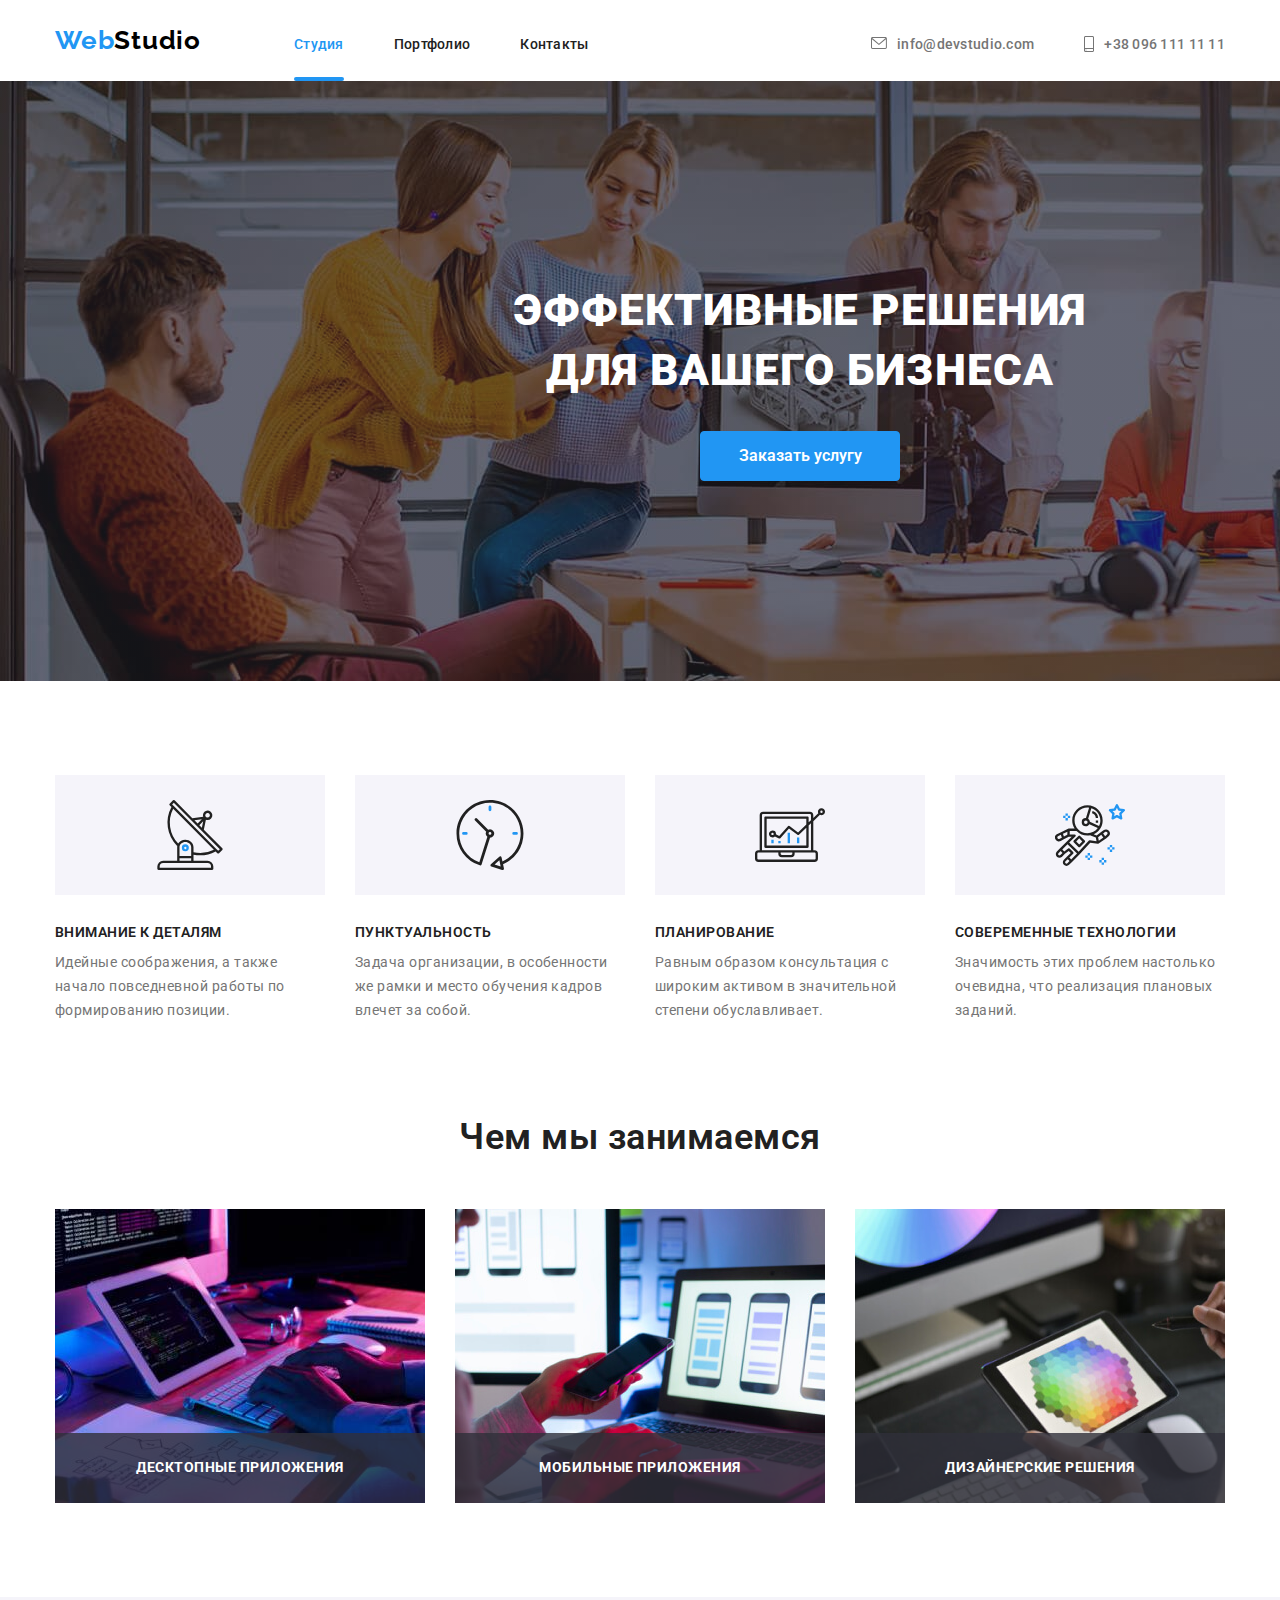
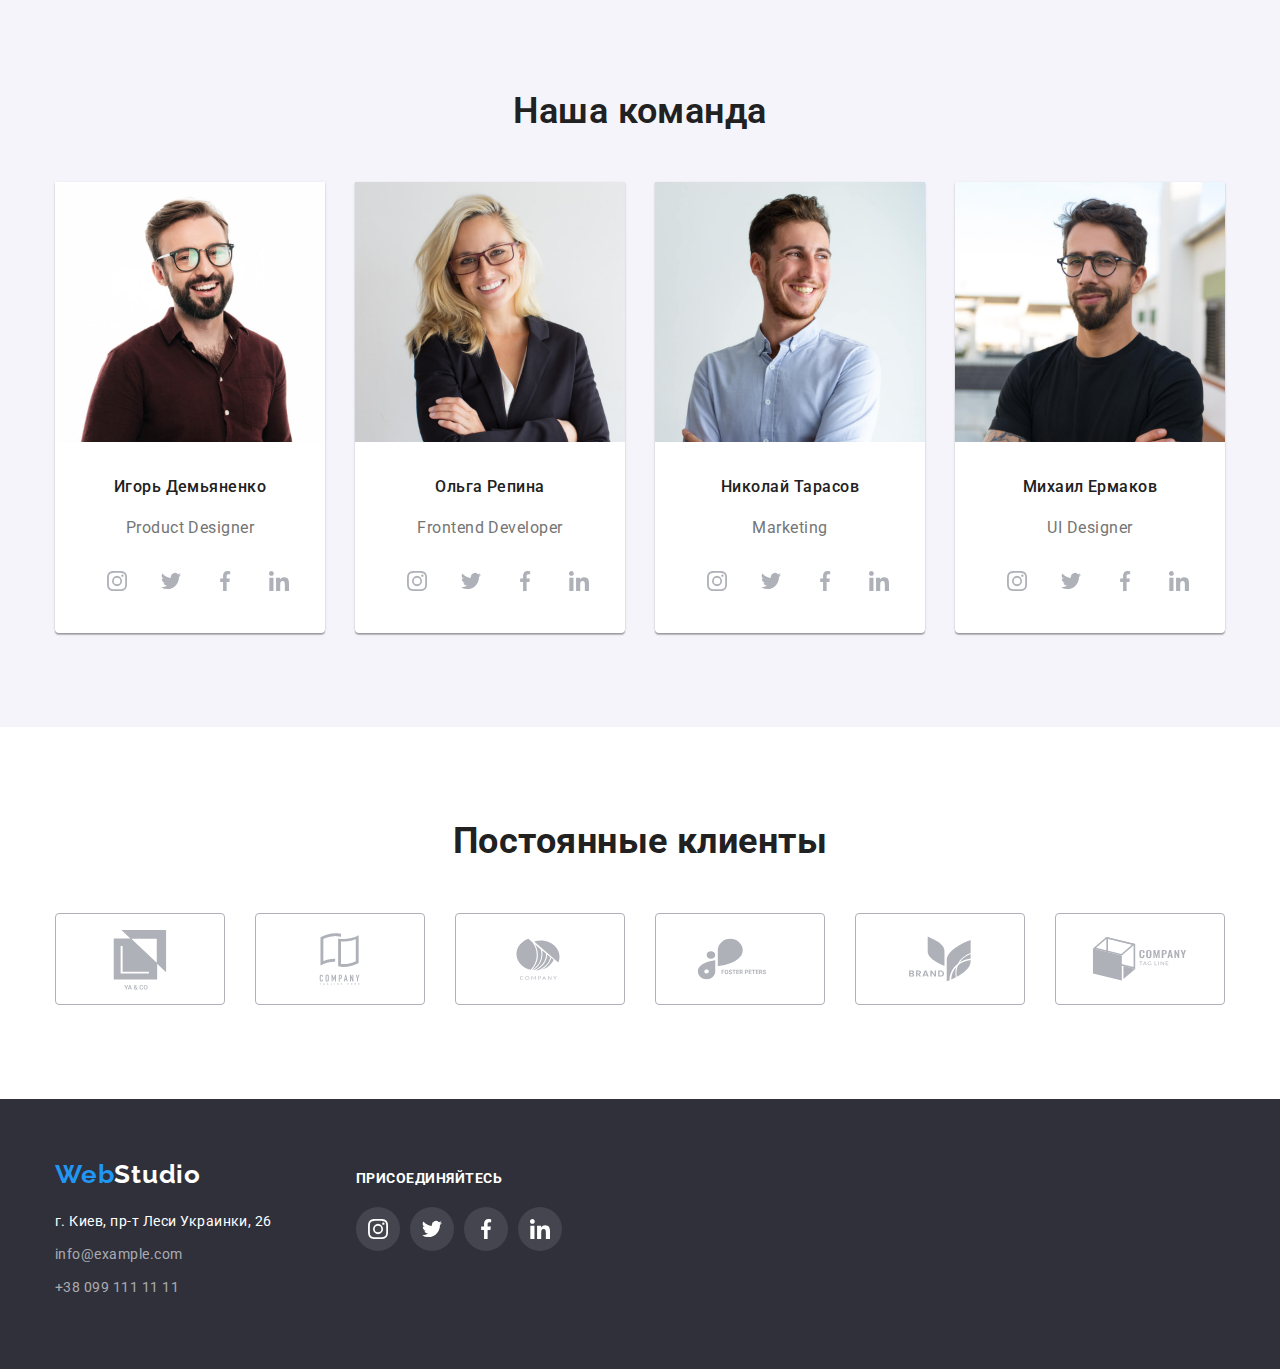
<file: index.html>
<!DOCTYPE html>
<html lang="en">

<head>
    <meta charset="UTF-8">
    <meta http-equiv="X-UA-Compatible" content="IE=edge">
    <meta name="viewport" content="width=device-width, initial-scale=1.0">
    <link rel="preconnect" href="https://fonts.gstatic.com" crossorigin>
    <link
        href="https://fonts.googleapis.com/css2?family=Raleway:wght@700&family=Roboto:wght@400;500;700;900&display=swap"
        rel="stylesheet">
    <link rel="stylesheet"
        href="https://cdnjs.cloudflare.com/ajax/libs/modern-normalize/1.1.0/modern-normalize.min.css">
    <link rel="stylesheet" href="./css/styles.css">
    <title>WebStudio</title>
</head>

<body>
    <header>
        <nav class="container header">
            <a class="logo" href="./index.html" alt="Логотип компании" title=""><span
                    class="accent">Web</span>Studio</a>
            <ul class="navigation list">
                <li class="item ">
                    <a href="./index.html" class="accent link current">Студия</a>
                </li>
                <li class="item"><a href="./portfolio.html" class="link">Портфолио</a></li>
                <li class="item"><a href="" class="link">Контакты</a></li>
            </ul>
            <ul class="header-contacts list">
                <li class="item ">
                    <a href="" class="link email">
                        <div class="icon">
                            <svg class="icon-envelope" width="16px" height="12px">
                                <use href="./img/sprite.svg#envelope"></use>
                            </svg>
                        </div>

                        info@devstudio.com
                    </a>
                </li>
                <li class="item ">
                    <a href="" class="link phone">
                        <div class="icon">
                            <svg class="icon-phone" width="10px" height="16px">
                                <use href="./img/sprite.svg#phone"></use>
                            </svg>
                        </div>

                        +38 096 111 11 11
                    </a>
                </li>
            </ul>
        </nav>
    </header>

    <main>
        <!-- --------------hero------------- -->
        <section class="hero section">
            <div class="container">
                <h1 class="slogan">ЭФФЕКТИВНЫЕ РЕШЕНИЯ<br>
                    ДЛЯ ВАШЕГО БИЗНЕСА
                </h1>
                <button type="button" class="btn hero-btn" data-modal-open>Заказать услугу</button>
            </div>
        </section>
        <!-- ---------------------ADVANTAGES------------------ -->
        <section class="advantages section">
            <div class="container">
                <h2 class="visually-hidden">Преимущества</h2>
                <ul class="list">
                    <li class="item radar">
                        <div class="icon">
                            <svg class="icon-radar" width="70px" height="70px">
                                <use href="./img/sprite.svg#radar"></use>
                            </svg>
                        </div>
                        <h3 class="">ВНИМАНИЕ К ДЕТАЛЯМ</h3>
                        <p>Идейные соображения, а также начало повседневной работы по формированию позиции.</p>
                    </li>
                    <li class="item clock">
                        <div class="icon">
                            <svg class="icon-clock" width="70px" height="70px">
                                <use href="./img/sprite.svg#clocks"></use>
                            </svg>
                        </div>
                        <h3 class="">ПУНКТУАЛЬНОСТЬ</h3>
                        <p>Задача организации, в особенности же рамки и место обучения кадров влечет за собой.</p>
                    </li>
                    <li class="item computer">
                        <div class="icon">
                            <svg class="icon-computer" width="70px" height="70px">
                                <use href="./img/sprite.svg#computer"></use>
                            </svg>
                        </div>
                        <h3 class="">ПЛАНИРОВАНИЕ</h3>
                        <p>Равным образом консультация с широким активом в значительной степени обуславливает.</p>
                    </li>
                    <li class="item cosmonaut">
                        <div class="icon">
                            <svg class="icon-cosmonaut" width="70px" height="70px">
                                <use href="./img/sprite.svg#cosmonaut"></use>
                            </svg>
                        </div>
                        <h3 class="">СОВЕРЕМЕННЫЕ ТЕХНОЛОГИИ</h3>
                        <p>Значимость этих проблем настолько очевидна, что реализация плановых заданий.</p>
                    </li>
                </ul>
            </div>
        </section>
        <!-- ---------------------OUR WORK-------------------------- -->
        <section class="our-work section">
            <div class="container">
                <h2 class="">Чем мы занимаемся</h2>
                <ul class="list">
                    <li class="item">
                        <img class="img" src="./img/img1.jpg" alt="разработка для планшетов" width="370">
                        <div class="work-explanation">
                            <h3>ДЕСКТОПНЫЕ ПРИЛОЖЕНИЯ</h3>
                        </div>
                    </li>
                    <li class="item">
                        <img class="img" src="./img/img2.jpg" alt="мобильная разработка" width="370">
                        <div class="work-explanation">
                            <h3>МОБИЛЬНЫЕ ПРИЛОЖЕНИЯ</h3>
                        </div>
                    </li>
                    <li class="item">
                        <img class="img" src="./img/img3.jpg" alt="графический дизайн" width="370">
                        <div class="work-explanation">
                            <h3>ДИЗАЙНЕРСКИЕ РЕШЕНИЯ</h3>
                        </div>
                    </li>
                </ul>
            </div>
        </section>

        <!-- ----------------OUR TEAM ----------------- -->
        <section class="our-team section">
            <div class="container">
                <h2 class="">Наша команда</h2>
                <ul class="list">
                    <li class="item">
                        <img class="img" src="./img/photo1.jpg" alt="член команды" width="270">
                        <div class="fio">
                            <h3 class="">Игорь Демьяненко</h3>
                            <p>Product Designer</p>
                            <!-- --------SOCIAL NETWORKS LINKS ------------->
                            <ul class="social-networks">
                                <li class="item-social">
                                    <a href="" class="icon">
                                        <svg class="icon-instagram svg" width="44px" height="44px">
                                            <use href="./img/sprite.svg#instagram"></use>
                                        </svg>

                                    </a>
                                </li>
                                <li class="item-social">
                                    <a href="" class="icon">
                                        <svg class="icon-twitter svg" width="44px" height="44px">
                                            <use href="./img/sprite.svg#twitter"></use>
                                        </svg>

                                    </a>
                                </li>
                                <li class="item-social">
                                    <a href="" class="icon">
                                        <svg class="icon-facebook svg" width="44px" height="44px">
                                            <use href="./img/sprite.svg#facebook"></use>
                                        </svg>

                                    </a>
                                </li>
                                <li class="item-social">
                                    <a href="" class="icon">
                                        <svg class="icon-linkedin svg" width="44px" height="44px">
                                            <use href="./img/sprite.svg#linkedin"></use>
                                        </svg>

                                    </a>
                                </li>
                            </ul>
                            <!-- ------END OF SOCIAL LINKS----- -->
                        </div>
                    </li>
                    <li class="item">
                        <img class="img" src="./img/photo2.jpg" alt="член команды" width="270">
                        <div class="fio">
                            <h3>Ольга Репина</h3>
                            <p>Frontend Developer</p>
                            <!-- --------SOCIAL NETWORKS LINKS ------------->
                            <ul class="social-networks">
                                <li class="item-social">
                                    <a href="" class="icon">
                                        <svg class="icon-instagram svg" width="44px" height="44px">
                                            <use href="./img/sprite.svg#instagram"></use>
                                        </svg>

                                    </a>
                                </li>
                                <li class="item-social">
                                    <a href="" class="icon">
                                        <svg class="icon-twitter svg" width="44px" height="44px">
                                            <use href="./img/sprite.svg#twitter"></use>
                                        </svg>

                                    </a>
                                </li>
                                <li class="item-social">
                                    <a href="" class="icon">
                                        <svg class="icon-facebook svg" width="44px" height="44px">
                                            <use href="./img/sprite.svg#facebook"></use>
                                        </svg>

                                    </a>
                                </li>
                                <li class="item-social">
                                    <a href="" class="icon">
                                        <svg class="icon-linkedin svg" width="44px" height="44px">
                                            <use href="./img/sprite.svg#linkedin"></use>
                                        </svg>

                                    </a>
                                </li>
                            </ul>
                            <!-- ------END OF SOCIAL LINKS----- -->
                        </div>
                    </li>
                    <li class="item">
                        <img class="img" src="./img/photo3.jpg" alt="член команды" width="270">
                        <div class="fio">
                            <h3 class="">Николай Тарасов</h3>
                            <p>Marketing</p>
                            <!-- --------SOCIAL NETWORKS LINKS ------------->
                            <ul class="social-networks">
                                <li class="item-social">
                                    <a href="" class="icon">
                                        <svg class="icon-instagram svg" width="44px" height="44px">
                                            <use href="./img/sprite.svg#instagram"></use>
                                        </svg>

                                    </a>
                                </li>
                                <li class="item-social">
                                    <a href="" class="icon">
                                        <svg class="icon-twitter svg" width="44px" height="44px">
                                            <use href="./img/sprite.svg#twitter"></use>
                                        </svg>

                                    </a>
                                </li>
                                <li class="item-social">
                                    <a href="" class="icon">
                                        <svg class="icon-facebook svg" width="44px" height="44px">
                                            <use href="./img/sprite.svg#facebook"></use>
                                        </svg>

                                    </a>
                                </li>
                                <li class="item-social">
                                    <a href="" class="icon">
                                        <svg class="icon-linkedin svg" width="44px" height="44px">
                                            <use href="./img/sprite.svg#linkedin"></use>
                                        </svg>

                                    </a>
                                </li>
                            </ul>
                            <!-- ------END OF SOCIAL LINKS----- -->
                        </div>
                    </li>
                    <li class="item">
                        <img class="img" src="./img/photo4.jpg" alt="член команды" width="270">
                        <div class="fio">
                            <h3 class="">Михаил Ермаков</h3>
                            <p>UI Designer</p>
                            <!-- --------SOCIAL NETWORKS LINKS ------------->
                            <ul class="social-networks">
                                <li class="item-social">
                                    <a href="" class="icon">
                                        <svg class="icon-instagram svg" width="44px" height="44px">
                                            <use href="./img/sprite.svg#instagram"></use>
                                        </svg>

                                    </a>
                                </li>
                                <li class="item-social">
                                    <a href="" class="icon">
                                        <svg class="icon-twitter svg" width="44px" height="44px">
                                            <use href="./img/sprite.svg#twitter"></use>
                                        </svg>

                                    </a>
                                </li>
                                <li class="item-social">
                                    <a href="" class="icon">
                                        <svg class="icon-facebook svg" width="44px" height="44px">
                                            <use href="./img/sprite.svg#facebook"></use>
                                        </svg>

                                    </a>
                                </li>
                                <li class="item-social">
                                    <a href="" class="icon">
                                        <svg class="icon-linkedin svg" width="44px" height="44px">
                                            <use href="./img/sprite.svg#linkedin"></use>
                                        </svg>

                                    </a>
                                </li>
                            </ul>
                            <!-- ------END OF SOCIAL LINKS----- -->
                        </div>
                    </li>
                </ul>
            </div>
        </section>
        <!-- ---------------------REGULAR CUSTOMERS------------------------ -->

        <section class="regular-customers section">
            <div class="container">
                <h2>Постоянные клиенты</h2>
                <ul class="list">
                    <li class="item">
                        <a href="" class="link client1">
                            <svg class="icon-client1 svg" width="106px" height="60px">
                                <use href="./img/sprite.svg#client1"></use>
                            </svg>
                        </a>
                    </li>
                    <li class="item">
                        <a href="" class="link client2">
                            <svg class="icon-client2 svg" width="106px" height="60px">
                                <use href="./img/sprite.svg#client2"></use>
                            </svg>
                        </a>
                    </li>
                    <li class="item">
                        <a href="" class="link client3">
                            <svg class="icon-client3 svg" width="106px" height="60px">
                                <use href="./img/sprite.svg#client3"></use>
                            </svg>
                        </a>
                    </li>
                    <li class="item">
                        <a href="" class="link client4">
                            <svg class="icon-client4 svg" width="106px" height="60px">
                                <use href="./img/sprite.svg#client4"></use>
                            </svg>
                        </a>
                    </li>
                    <li class="item">
                        <a href="" class="link client5">
                            <svg class="icon-client5 svg" width="106px" height="60px">
                                <use href="./img/sprite.svg#client5"></use>
                            </svg>
                        </a>
                    </li>
                    <li class="item">
                        <a href="" class="link client6">
                            <svg class="icon-client6 svg" width="106px" height="60px">
                                <use href="./img/sprite.svg#client6"></use>
                            </svg>
                        </a>
                    </li>
                </ul>
            </div>
        </section>

    </main>
    <!-- ----------------------FOOTER---------------------- -->
    <footer>
        <div class="container footer">
            <address class="address">
                <a class="logo footer-logo" href="./index.html"><span class="accent">Web</span>Studio</a>
                <p>г. Киев, пр-т Леси Украинки, 26</p>
                <a href="">info@example.com</a> <br>
                <a href="">+38 099 111 11 11</a>
            </address>
            <div class="social-links">
                <h2>ПРИСОЕДИНЯЙТЕСЬ</h2>
                <!-- --------SOCIAL NETWORKS LINKS ------------->
                <ul class="social-networks">
                    <li class="item-social">
                        <a href="" class="icon">
                            <svg class="icon-instagram svg" width="44px" height="44px">
                                <use href="./img/sprite.svg#instagram"></use>
                            </svg>

                        </a>
                    </li>
                    <li class="item-social">
                        <a href="" class="icon">
                            <svg class="icon-twitter svg" width="44px" height="44px">
                                <use href="./img/sprite.svg#twitter"></use>
                            </svg>

                        </a>
                    </li>
                    <li class="item-social">
                        <a href="" class="icon">
                            <svg class="icon-facebook svg" width="44px" height="44px">
                                <use href="./img/sprite.svg#facebook"></use>
                            </svg>

                        </a>
                    </li>
                    <li class="item-social">
                        <a href="" class="icon">
                            <svg class="icon-linkedin svg" width="44px" height="44px">
                                <use href="./img/sprite.svg#linkedin"></use>
                            </svg>

                        </a>
                    </li>
                </ul>
                <!-- ------END OF SOCIAL LINKS----- -->
            </div>
        </div>
    </footer>

    <!-- -----------------MODAL WINDOW----------------------- -->
    <div class="backdrop  is-hidden" data-modal>
        <div class="modal">
            <button class="close-btn" data-modal-close>
                <svg class="icon-close svg" width="30px" height="30px">
                    <use href="./img/sprite.svg#close"></use>
                </svg>
            </button>
        </div>
    </div>
    <script src="./js/modal.js"></script>
</body>

</html>
</file>
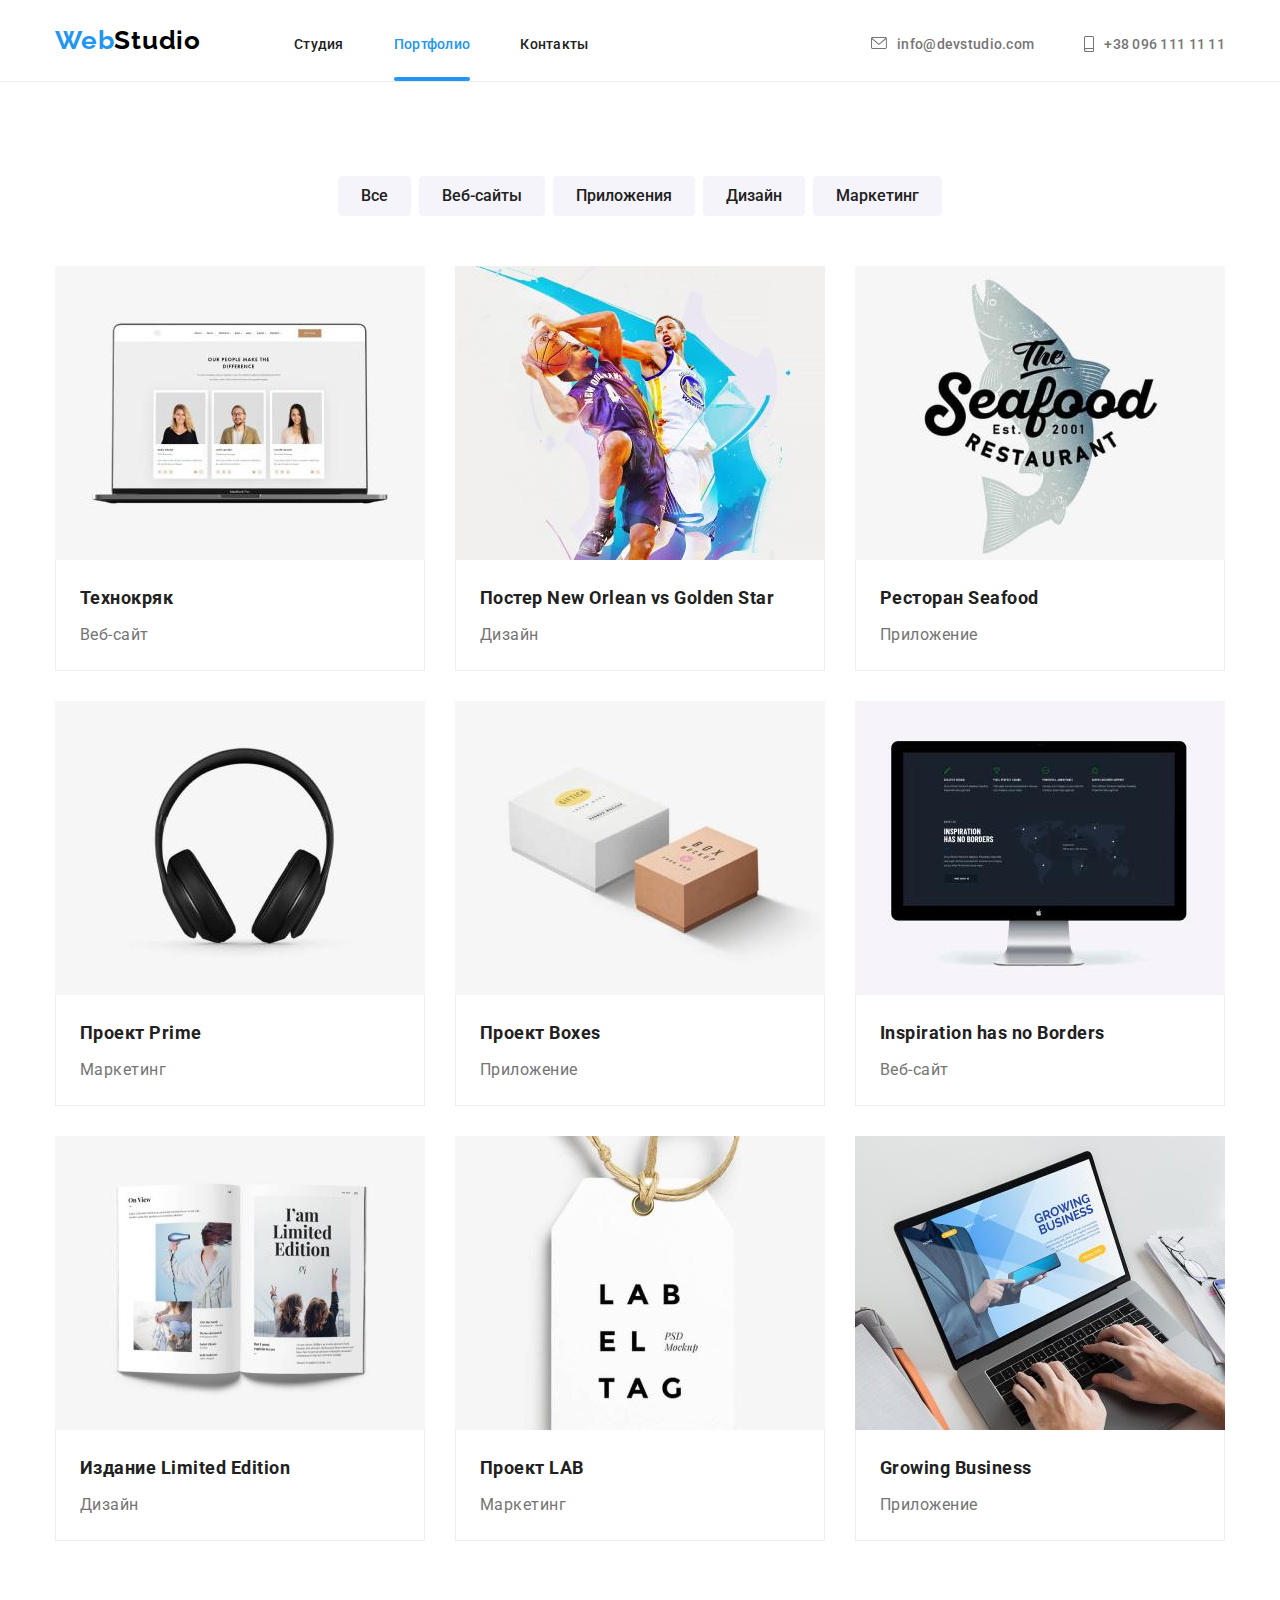
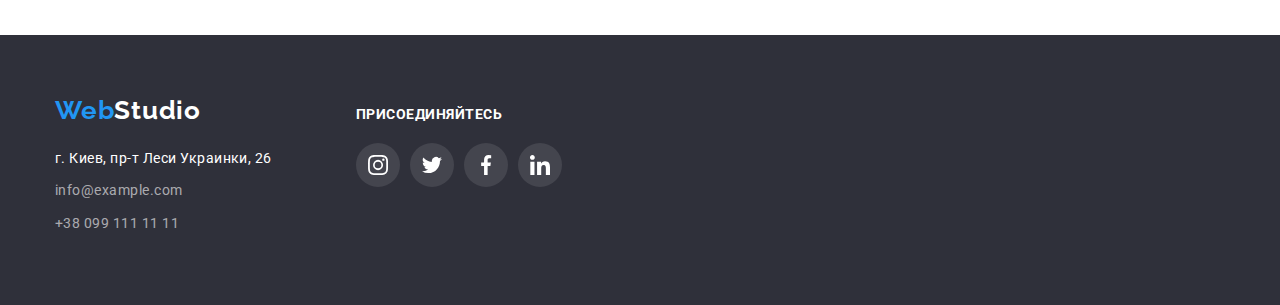
<file: portfolio.html>
<!DOCTYPE html>
<html lang="ru">

<head>
    <meta charset="UTF-8">
    <meta http-equiv="X-UA-Compatible" content="IE=edge">
    <meta name="viewport" content="width=device-width, initial-scale=1.0">
    <a rel="preconnect" href="https://fonts.googleapis.com">
        <link rel="preconnect" href="https://fonts.gstatic.com" crossorigin>
        <link
            href="https://fonts.googleapis.com/css2?family=Raleway:wght@700&family=Roboto:wght@400;500;700;900&display=swap"
            rel="stylesheet">
        <link rel="stylesheet"
            href="https://cdnjs.cloudflare.com/ajax/libs/modern-normalize/1.1.0/modern-normalize.min.css">
        <link rel="stylesheet" href="./css/styles.css">
        <title>WebStudio</title>
</head>

<body>
    <header>
        <nav class="container header">
            <a class="logo" href="./index.html" alt="Логотип компании" title=""><span
                    class="accent">Web</span>Studio</a>
            <ul class="navigation list">
                <li class="item"><a href="./index.html" class="link">Студия</a></li>
                <li class="item"><a href="./portfolio.html" class="link accent current">Портфолио</a></li>
                <li class="item"><a href="" class="link">Контакты</a></li>
            </ul>
            <ul class="header-contacts list">
                <li class="item ">
                    <a href="" class="link email">
                        <div class="icon">
                            <svg class="icon-envelope" width="16px" height="12px">
                                <use href="./img/sprite.svg#envelope"></use>
                            </svg>
                        </div>
                        info@devstudio.com
                    </a>
                </li>
                <li class="item ">
                    <a href="" class="link phone">
                        <div class="icon">
                            <svg class="icon-phone" width="10px" height="16px">
                                <use href="./img/sprite.svg#phone"></use>
                            </svg>
                        </div>
                        +38 096 111 11 11
                    </a>
                </li>
            </ul>
        </nav>
    </header>

    <main>
        <section class="job-examples section">
            <div class="container ">
                <ul class="filter list">
                    <li class="item"><button type="button" class="btn-filter">Все</button> </li>
                    <li class="item"><button type="button" class="btn-filter">Веб-сайты</button></li>
                    <li class="item"><button type="button" class="btn-filter">Приложения</button></li>
                    <li class="item"><button type="button" class="btn-filter">Дизайн</button></li>
                    <li class="item"><button type="button" class="btn-filter">Маркетинг</button></li>
                </ul>
                <ul class="list gallery">
                    <li class="item">
                        <a href="" class="link">
                            <div class="project-information-wrap">
                                <img src="./img/portfolio1.jpg" class="img" alt="технокряк" width="370">
                                <div class="short-project-description">
                                    Технокряк это современная площадка распространения коронавируса. Компании используют
                                    эту платформу для цифрового шпионажа и атак на защищённые сервера конкурентов.
                                </div>
                            </div>
                            <div class="shortdescription">
                                <h2 class="">Технокряк</h2>
                                <p>Веб-сайт</p>
                            </div>
                        </a>
                    </li>
                    <li class="item">
                        <a href="" class="link">
                            <div class="project-information-wrap">
                                <img src="./img/portfolio2.jpg" class="img" alt="постер" width="370">
                                <div class="short-project-description">
                                    Технокряк это современная площадка распространения коронавируса. Компании используют
                                    эту платформу для цифрового шпионажа и атак на защищённые сервера конкурентов.
                                </div>
                            </div>
                            <div class="shortdescription">
                                <h2 class="">Постер New Orlean vs Golden Star</h2>
                                <p>Дизайн</p>
                            </div>
                        </a>
                    </li>
                    <li class="item">
                        <a href="" class="link">
                            <div class="project-information-wrap">
                                <img src="./img/portfolio3.jpg" class="img" alt="приложение" width="370">
                                <div class="short-project-description">
                                    Технокряк это современная площадка распространения коронавируса. Компании используют
                                    эту платформу для цифрового шпионажа и атак на защищённые сервера конкурентов.
                                </div>
                            </div>
                            <div class="shortdescription">
                                <h2 class="">Ресторан Seafood</h2>
                                <p>Приложение</p>
                            </div>
                        </a>
                    </li>
                    <li class="item">
                        <a href="" class="link">
                            <div class="project-information-wrap">
                                <img src="./img/portfolio4.jpg" class="img" alt="маркетинг" width="370">
                                <div class="short-project-description">
                                    Технокряк это современная площадка распространения коронавируса. Компании используют
                                    эту платформу для цифрового шпионажа и атак на защищённые сервера конкурентов.
                                </div>
                            </div>
                            <div class="shortdescription">
                                <h2 class="">Проект Prime</h2>
                                <p>Маркетинг</p>
                            </div>
                        </a>
                    </li>
                    <li class="item">
                        <a href="" class="link">
                            <div class="project-information-wrap">
                                <img src="./img/portfolio5.jpg" class="img" alt="приложение" width="370">
                                <div class="short-project-description">
                                    Технокряк это современная площадка распространения коронавируса. Компании используют
                                    эту платформу для цифрового шпионажа и атак на защищённые сервера конкурентов.
                                </div>
                            </div>
                            <div class="shortdescription">
                                <h2 class="">Проект Boxes</h2>
                                <p>Приложение</p>
                            </div>
                        </a>
                    </li>
                    <li class="item">
                        <a href="" class="link">
                            <div class="project-information-wrap">
                                <img src="./img/portfolio6.jpg" class="img" alt="веб-сайт" width="370">
                                <div class="short-project-description">
                                    Технокряк это современная площадка распространения коронавируса. Компании используют
                                    эту платформу для цифрового шпионажа и атак на защищённые сервера конкурентов.
                                </div>
                            </div>
                            <div class="shortdescription">
                                <h2 class="" lang="en">Inspiration has no Borders</h2>
                                <p>Веб-сайт</p>
                            </div>
                        </a>
                    </li>
                    <li class="item">
                        <a href="" class="link">
                            <div class="project-information-wrap">
                                <img src="./img/portfolio7.jpg" class="img" alt="дизайн" width="370">
                                <div class="short-project-description">
                                    Технокряк это современная площадка распространения коронавируса. Компании используют
                                    эту платформу для цифрового шпионажа и атак на защищённые сервера конкурентов.
                                </div>
                            </div>
                            <div class="shortdescription">
                                <h2 class="">Издание Limited Edition</h2>
                                <p class="">Дизайн</p>
                            </div>
                        </a>
                    </li>
                    <li class="item">
                        <a href="" class="link">
                            <div class="project-information-wrap">
                                <img src="./img/portfolio8.jpg" class="img" alt="маркетинг" width="370">
                                <div class="short-project-description">
                                    Технокряк это современная площадка распространения коронавируса. Компании используют
                                    эту платформу для цифрового шпионажа и атак на защищённые сервера конкурентов.
                                </div>
                            </div>
                            <div class="shortdescription">
                                <h2 class="">Проект LAB</h2>
                                <p>Маркетинг</p>
                            </div>
                        </a>
                    </li>
                    <li class="item">
                        <a href="" class="link">
                            <div class="project-information-wrap">
                                <img src="./img/portfolio9.jpg" class="img" alt="приложение" width="370">
                                <div class="short-project-description">
                                    Технокряк это современная площадка распространения коронавируса. Компании используют
                                    эту платформу для цифрового шпионажа и атак на защищённые сервера конкурентов.
                                </div>
                            </div>
                            <div class="shortdescription">
                                <h2 class="" lang="en">Growing Business</h2>
                                <p>Приложение</p>
                            </div>
                        </a>
                    </li>
                </ul>
            </div>
        </section>

    </main>
    <!-- ------------------FOOTER----------------------- -->
    <footer>
        <div class="container footer">
            <address class="address">
                <a class="logo footer-logo" href="./index.html"><span class="accent">Web</span>Studio</a>
                <p>г. Киев, пр-т Леси Украинки, 26</p>
                <a href="">info@example.com</a> <br>
                <a href="">+38 099 111 11 11</a>
            </address>
            <div class="social-links">
                <h2>ПРИСОЕДИНЯЙТЕСЬ</h2>
                <!-- --------SOCIAL NETWORKS LINKS ------------->
                <ul class="social-networks">
                    <li class="item-social">
                        <a href="" class="icon">
                            <svg class="icon-instagram svg" width="44px" height="44px">
                                <use href="./img/sprite.svg#instagram"></use>
                            </svg>

                        </a>
                    </li>
                    <li class="item-social">
                        <a href="" class="icon">
                            <svg class="icon-twitter svg" width="44px" height="44px">
                                <use href="./img/sprite.svg#twitter"></use>
                            </svg>

                        </a>
                    </li>
                    <li class="item-social">
                        <a href="" class="icon">
                            <svg class="icon-facebook svg" width="44px" height="44px">
                                <use href="./img/sprite.svg#facebook"></use>
                            </svg>

                        </a>
                    </li>
                    <li class="item-social">
                        <a href="" class="icon">
                            <svg class="icon-linkedin svg" width="44px" height="44px">
                                <use href="./img/sprite.svg#linkedin"></use>
                            </svg>

                        </a>
                    </li>
                </ul>
                <!-- ------END OF SOCIAL LINKS----- -->
            </div>
        </div>
    </footer>
</body>

</html>
</file>
<file: css/styles.css>
/* accent color #2196F3 */
/* headers color #212121 */
/* main font color #757575 */
/* poster background color #2F303A */
/* our team background color #F5F4FA*/
/* main background color #ffffff; */

/* font-family: 'Raleway', sans-serif;
font-family: 'Roboto', sans-serif; */


/* --------------------presets------------------ */
:root {
    --accent-color: #2196F3;
    --title-text-color: #212121;
    --primary-text-color: #757575;
    --main-white-color: #ffffff;
    /* --main-white-color: #aaaaaa; */
    --ourteam-background-color: #F5F4FA;
    --footer-bg-color: #2F303A;
    --icons-color: #AFB1B8;
}



body {
    color: var(--primary-text-color);
    background-color: var(--main-white-color);
    font-family: Roboto, sans-serif;
    letter-spacing: 0.03em;
}

button {
    font-family: inherit;
}


/* setting headers font color*/
h1,
h2,
h3,
h4,
h5,
h6 {
    color: var(--title-text-color);
}

h1,
h2,
h3,
h4,
h5,
h6,
p,
a {
    margin: 0;
    padding: 0;
}


/* -------------general classes------------------ */
/* common container */
.container {
    padding: 0 15px;
    margin-left: auto;
    margin-right: auto;
    margin-top: 0;
    margin-bottom: 0;
    width: 1200px;
    text-align: center;
}

/* common list */

.list {
    list-style-type: none;
    margin: 0;
    padding: 0;
}

/* common section */

.section {
    padding-top: 94px;
    padding-bottom: 94px;
}

.img {
    display: block;
}


/* ----------------Visually Hidden block--------------------------- */
.visually-hidden {
    position: absolute;
    white-space: nowrap;
    width: 1px;
    height: 1px;
    overflow: hidden;
    border: 0;
    padding: 0;
    clip: rect(0 0 0 0);
    clip-path: inset(50%);
    margin: -1px;
}


/* --------------header settings------------- */

header {
    padding-top: 25px;
    padding-bottom: 25px;
    font-weight: 500;
    font-size: 14px;
    line-height: 16px;
    letter-spacing: 0.02em;
    text-decoration: none;
}


header a {
    text-decoration: none;

}

.link {
    color: var(--title-text-color);
}

.accent {
    color: var(--accent-color);
}

.container.header {
    display: flex;
    align-items: baseline;
}

.header-contacts {
    margin-left: auto;
}

.header-contacts .item {
    display: flex;
}

.header-contacts .link {
    display: flex;

    color: var(--primary-text-color);
    fill: var(--primary-text-color);

    transition: color 250ms cubic-bezier(0.4, 0, 0.2, 1),
        fill 250ms cubic-bezier(0.4, 0, 0.2, 1);
}

.navigation .link {
    transition: color 250ms cubic-bezier(0.4, 0, 0.2, 1);
}

.header-contacts .link:hover,
.navigation .link:hover,
.header-contacts .link:focus,
.navigation .link:focus {
    color: var(--accent-color);
    fill: var(--accent-color);
    outline: none;
}

.header-contacts .icon {
    margin-right: 10px;
}

.link {
    display: block;
}


.navigation,
.header-contacts {
    display: flex;
}

/* setting space between items*/
.header .item+.item {
    margin-left: 50px;
}

.logo {
    margin-right: 93px;
    font-family: Raleway, sans-serif;
    font-weight: 700;
    font-size: 26px;
    line-height: 1.2;
    color: #000000;
    letter-spacing: 0.03em;
    text-decoration: none;
}

.navigation .item {
    position: relative;

}

/* decoration for current page */
.navigation .current::after {
    content: '';

    position: absolute;
    bottom: -29px;
    left: 0;

    width: 100%;
    height: 4px;
    border-radius: 2px;

    background-color: var(--accent-color);
}


/* ----------------------------main settings------------- */
/* ------------------------hero settings------------ */
.hero {
    background-color: var(--footer-bg-color);
    text-align: center;
    letter-spacing: 0.06em;
    padding-top: 200px;
    padding-bottom: 200px;
}

.hero.section {
    min-width: 1600px;
    min-height: 600px;
    background-image: linear-gradient(to right, rgba(47, 48, 58, 0.4), rgba(47, 48, 58, 0.4)), url("../img/Img_hero_o.jpg");
    background-repeat: no-repeat;
    background-size: contain;
    background-position: center;
}

.hero .slogan {
    margin-bottom: 30px;

    color: var(--main-white-color);

    font-weight: 900;
    font-size: 44px;
    line-height: 1.36;
    text-transform: uppercase;
}


.hero-btn {
    width: 200px;
    height: 50px;
    border-radius: 4px;
    border: 1px solid var(--accent-color);

    font-size: 16px;
    line-height: 1.88;
    font-weight: 600;

    background-color: var(--accent-color);
    color: var(--main-white-color);

    transition: background-color 250ms cubic-bezier(0.4, 0, 0.2, 1);
}

.hero-btn:hover,
.hero-btn:focus {
    background-color: #188CE8;
}

/* ----------------------advantages---------------- */

.advantages {
    font-size: 14px;
    font-weight: 400;
}

.advantages.section {
    padding-bottom: 0;
}

.advantages h3 {
    margin-bottom: 10px;

    font-weight: 600;
    font-size: 14px;
    line-height: 1.14;
}

.advantages .icon {
    width: 270px;
    height: 120px;
    padding: 25px;

    text-align: center;

    background-color: var(--ourteam-background-color);
}

.advantages p {
    line-height: 1.71;
}

.advantages .list {
    display: flex;
    text-align: left;
}

.advantages .item {
    width: 270px;
}

.advantages .item+.item {
    margin-left: 30px;
}

.advantages .icon {
    margin-bottom: 30px;
}



/* --------------------our-work-------------------*/
.our-work h2 {
    text-align: center;
    margin-bottom: 50px;

    font-weight: 600;
    font-size: 36px;
    line-height: 1.16;
}

.our-work .list {
    display: flex;
}

.our-work .item {
    position: relative;
}

.our-work .item+.item {
    margin-left: 30px;
}

.work-explanation {
    position: absolute;
    bottom: 0;
    left: 0;

    height: 70px;
    width: 100%;
    padding-top: 27px;
    padding-bottom: 27px;

    background: rgba(47, 48, 58, 0.8);
}

.work-explanation h3 {
    color: var(--main-white-color);
    font-size: 14px;
    font-weight: 700;
    line-height: 1.14;
}

/*--------------------- our-team --------------*/

.our-team {
    background-color: var(--ourteam-background-color);
}

.our-team .list {
    display: flex;
}

.our-team .item {
    box-shadow: 0px 1px 3px rgba(0, 0, 0, 0.12),
        0px 1px 1px rgba(0, 0, 0, 0.14),
        0px 2px 1px rgba(0, 0, 0, 0.2);
    border-radius: 0px 0px 4px 4px;
}

.our-team .item+.item {
    margin-left: 30px;
}

.our-team .fio {
    padding-top: 30px;
    padding-bottom: 30px;
}

.our-team h2 {
    text-align: center;
    margin-bottom: 50px;

    font-weight: 600;
    font-size: 36px;
    line-height: 1.16;
}

.our-team h3 {
    text-align: center;
    margin-bottom: 10px;

    font-weight: 500;
    font-size: 16px;
    line-height: 1.9;
}

.our-team p {
    margin-bottom: 16px;
    text-align: center;

    font-weight: 400;
    font-size: 16px;
    line-height: 1.9;
}


/* social links setiings start */
.our-team .item {
    background-color: var(--main-white-color);
}

.our-team .social-networks {
    list-style-type: none;
    display: flex;
}

.social-networks .item-social+.item-social {
    margin-left: 10px;
}

.our-team .icon {
    color: var(--icons-color);
}

.social-networks .icon {
    display: block;

    width: 44px;
    height: 44px;
    border-radius: 50%;

    transition: color 250ms cubic-bezier(0.4, 0, 0.2, 1),
        background-color 250ms cubic-bezier(0.4, 0, 0.2, 1);
}

.social-networks .icon:focus {
    color: var(--main-white-color);
    background-color: var(--accent-color);
    outline: none;
}

.social-networks .svg {
    border-radius: 50%;

    fill: currentColor;

    transition: color 250ms cubic-bezier(0.4, 0, 0.2, 1),
        background-color 250ms cubic-bezier(0.4, 0, 0.2, 1);
}

.social-networks .svg:hover {
    background-color: var(--accent-color);
    color: var(--main-white-color);
}

/* social links setiings end */

/* -----------------------REGULAR CUSTOMERS---------------------------- */

.regular-customers {
    text-align: center;
}

.regular-customers h2 {
    font-size: 36px;
    line-height: 1.16;
    margin-bottom: 50px;
}

.regular-customers .list {
    display: flex;
    justify-content: space-between;

}

.regular-customers .link {
    display: block;
    width: 170px;
    height: 92px;
    padding-top: 16px;
    padding-bottom: 16px;
    border: 1px solid var(--icons-color);
    border-radius: 4px;
    /* justify-content: space-between; */

}

.regular-customers .svg {
    display: block;
    margin-left: auto;
    margin-right: auto;
    margin-bottom: auto;
    margin-top: auto;
    fill: currentColor;
    ;
}

.regular-customers .link {
    color: var(--icons-color);
    transition: color 250ms cubic-bezier(0.4, 0, 0.2, 1),
        border-color 250ms cubic-bezier(0.4, 0, 0.2, 1);
}

.regular-customers .link:hover,
.regular-customers .link:focus {
    color: var(--accent-color);
    border-color: var(--accent-color);
    outline: none;
}

/* ----------------footer---------------- */

footer {
    background-color: var(--footer-bg-color);
    padding-top: 60px;
    padding-bottom: 60px;
}

.container.footer {
    text-align: left;
    display: flex;

}

.logo.footer-logo {
    color: var(--main-white-color);
    display: inline-block;
    margin-bottom: 20px;
}

.address {
    font-style: inherit;
    width: 231px;
}

.address p {
    color: var(--main-white-color);
    font-weight: 400;
    font-size: 14px;
    line-height: 1.71;
    margin-bottom: 9px;
}

.address a:not(.footer-logo) {
    display: inline-flex;
    font-weight: 400;
    font-size: 14px;
    line-height: 1.71;
    color: rgba(255, 255, 255, 0.6);
    text-decoration: none;
    margin-bottom: 9px;
}

.social-links {
    margin-top: 12px;
    margin-left: 70px;
    text-align: left;
}

.social-links h2 {
    color: var(--main-white-color);
    font-size: 14px;
    line-height: 1.14;
    margin-bottom: 20px;
}

.footer .icon {
    color: var(--main-white-color);
}

.footer .svg {
    background: rgba(255, 255, 255, 0.1);
}

.footer .social-networks {
    padding-left: 0;
    list-style-type: none;
    display: flex;
    /* align-intems: left; */
}

/* --------------------------------------- */
/* ---------------MODAL WINDOW------------ */
/* --------------------------------------- */


.backdrop {
    position: fixed;
    top: 0;
    left: 0;
    width: 100%;
    height: 100%;

    background: rgba(0, 0, 0, 0.2);

    opacity: 1;
    transition: opacity 250ms cubic-bezier(0.4, 0, 0.2, 1);
}

.backdrop.is-hidden .modal {
    transform: translate(-50%, -50%) scale(0.8);
}

.modal {
    position: absolute;
    top: 50%;
    left: 50%;

    width: 528px;
    height: 581px;
    padding: 8px;
    border-radius: 4px;

    background-color: var(--main-white-color);

    transform: translate(-50%, -50%) scale(1);
    transition: transform 250ms cubic-bezier(0.4, 0, 0.2, 1);

}

.modal .close-btn {
    position: absolute;
    top: 8px;
    right: 8px;
    padding: 0;
    border: none;
    background-color: var(--main-white-color);
    color: var(--main-white-color);
    cursor: pointer;
}

.modal .svg {
    fill: currentColor;
}

.is-hidden {
    opacity: 0;
    pointer-events: none;
}

/*---------------------------------------------- */
/*---------------- portfolio page ---------------*/
/*---------------------------------------------- */

/* ------------------filter BUTTONS---------- */
.filter.list {
    margin-bottom: 50px;
}

.job-examples.section {
    border-top: 1px solid #ECECEC;
}

.job-examples .filter {
    display: flex;
    justify-content: center;
}

.filter .item {
    border-radius: 4px;
}

.filter .btn-filter {
    background-color: var(--ourteam-background-color);
    color: var(--title-text-color);
    font-weight: 500;
    font-size: 16px;
    line-height: 1.62;
    font-style: inherit;
    text-align: center;
    border-radius: 4px;
    padding-top: 6px;
    padding-bottom: 6px;
    padding-left: 22px;
    padding-right: 22px;
    border: 1px solid var(--ourteam-background-color);
    box-shadow: none;

    transition: color 250ms cubic-bezier(0.4, 0, 0.2, 1),
        background-color 250ms cubic-bezier(0.4, 0, 0.2, 1),
        border 250ms cubic-bezier(0.4, 0, 0.2, 1),
        box-shadow 250ms cubic-bezier(0.4, 0, 0.2, 1);
}

.btn-filter:hover,
.btn-filter:focus {
    color: var(--main-white-color);
    background-color: var(--accent-color);
    border: 1px solid var(--accent-color);
    box-shadow: 0px 3px 1px rgba(0, 0, 0, 0.1),
        0px 1px 2px rgba(0, 0, 0, 0.08),
        0px 2px 2px rgba(0, 0, 0, 0.12);
}


.filter .item+.item {
    margin-left: 8px;
}

/* ------------------work gallery---------------- */

.job-examples a {
    text-decoration: none;
}

.gallery .item {
    transition: box-shadow 250ms cubic-bezier(0.4, 0, 0.2, 1);
}

.gallery .item:hover,
.gallery .item:focus {
    box-shadow: 0px 1px 1px rgba(0, 0, 0, 0.12),
        0px 4px 4px rgba(0, 0, 0, 0.06),
        1px 4px 6px rgba(0, 0, 0, 0.16);
}

.job-examples p {
    color: var(--primary-text-color);
    font-size: 16px;
    line-height: 1.88;
}

.job-examples h2 {
    font-size: 18px;
    line-height: 2;
    margin-bottom: 4px;
}

.job-examples .shortdescription {
    text-align: left;
    padding-top: 20px;
    padding-bottom: 20px;
    padding-left: 24px;
    padding-right: 24px;
    border-bottom: 1px solid #EEEEEE;
    border-right: 1px solid #EEEEEE;
    border-left: 1px solid #EEEEEE;
}

.job-examples .gallery {
    display: flex;
    flex-wrap: wrap;
}

.gallery .item {
    margin-right: 30px;
    margin-bottom: 30px;
}

.gallery .item:nth-child(3n) {
    margin-right: 0;
}

.gallery .item:nth-last-child(-n +3) {
    margin-bottom: 0;
}

.project-information-wrap {
    width: 370px;
    position: relative;
    overflow: hidden;

}


.short-project-description {
    position: absolute;
    top: 0;
    left: 0;

    width: 100%;
    height: 100%;
    padding: 63px 24px;
    margin-bottom: 110px;


    font-size: 18px;
    line-height: 1.55;
    text-align: left;
    color: var(--main-white-color);

    background: rgba(33, 150, 243, 0.9);

    transform: translateY(100%);
    transition: transform 250ms cubic-bezier(0.4, 0, 0.2, 1),
        opacity 250ms cubic-bezier(0.4, 0, 0.2, 1);

    opacity: 0;
}


.link:hover .short-project-description,
.link:focus .short-project-description {
    opacity: 1;
    transform: translateY(0);
}
</file>
